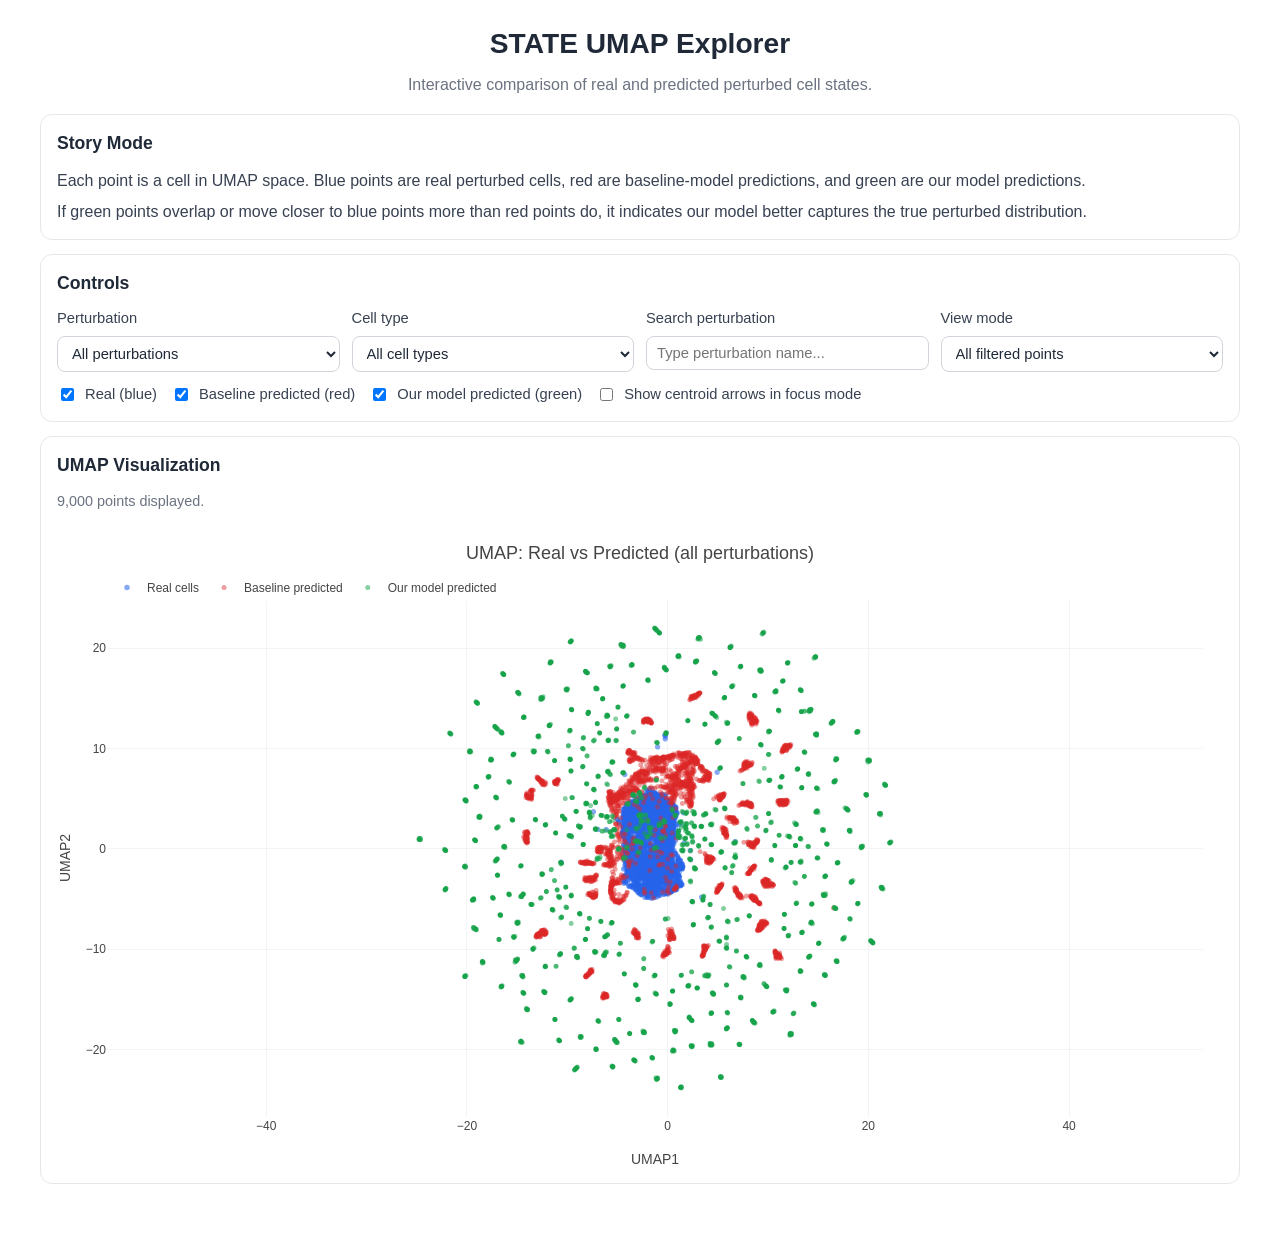
<file: index.html>
<!doctype html>
<html lang="en">
  <head>
    <meta charset="UTF-8" />
    <meta name="viewport" content="width=device-width, initial-scale=1.0" />
    <title>STATE UMAP Explorer</title>
    <link rel="stylesheet" href="./style.css" />
    <script src="https://cdn.plot.ly/plotly-2.35.2.min.js" defer></script>
    <script src="./script.js" defer></script>
  </head>
  <body>
    <main class="page">
      <header class="hero">
        <h1>STATE UMAP Explorer</h1>
        <p>Interactive comparison of real and predicted perturbed cell states.</p>
      </header>

      <section class="card story">
        <h2>Story Mode</h2>
        <p>
          Each point is a cell in UMAP space. Blue points are real perturbed cells, red are baseline-model
          predictions, and green are our model predictions.
        </p>
        <p>
          If green points overlap or move closer to blue points more than red points do, it indicates our model
          better captures the true perturbed distribution.
        </p>
      </section>

      <section class="card controls">
        <h2>Controls</h2>
        <div class="control-grid">
          <label>
            <span>Perturbation</span>
            <select id="perturbationSelect"></select>
          </label>

          <label>
            <span>Cell type</span>
            <select id="cellTypeSelect"></select>
          </label>

          <label>
            <span>Search perturbation</span>
            <input id="searchInput" type="text" placeholder="Type perturbation name..." />
          </label>

          <label>
            <span>View mode</span>
            <select id="viewModeSelect">
              <option value="all">All filtered points</option>
              <option value="focus">Focus selected perturbation</option>
            </select>
          </label>
        </div>

        <div class="toggles">
          <label><input type="checkbox" id="toggleReal" checked /> Real (blue)</label>
          <label><input type="checkbox" id="toggleBaseline" checked /> Baseline predicted (red)</label>
          <label><input type="checkbox" id="toggleOurs" checked /> Our model predicted (green)</label>
          <label><input type="checkbox" id="toggleCentroidArrows" /> Show centroid arrows in focus mode</label>
        </div>
      </section>

      <section class="card plot-section">
        <h2>UMAP Visualization</h2>
        <div id="status" class="status">Loading data...</div>
        <div id="plot"></div>
      </section>
    </main>
  </body>
</html>
</file>
<file: style.css>
:root {
  --bg: #ffffff;
  --card: #ffffff;
  --text: #1f2937;
  --muted: #6b7280;
  --border: #e5e7eb;
  --blue: #2563eb;
  --red: #dc2626;
  --green: #16a34a;
}

* {
  box-sizing: border-box;
}

body {
  margin: 0;
  background: var(--bg);
  color: var(--text);
  font-family: Inter, "Segoe UI", Roboto, Helvetica, Arial, sans-serif;
  line-height: 1.45;
}

.page {
  width: min(1200px, 95vw);
  margin: 0 auto;
  padding: 24px 0 40px;
}

.hero {
  text-align: center;
  margin-bottom: 18px;
}

.hero h1 {
  margin: 0 0 8px;
  font-size: clamp(1.6rem, 2.2vw, 2.1rem);
}

.hero p {
  margin: 0;
  color: var(--muted);
}

.card {
  background: var(--card);
  border: 1px solid var(--border);
  border-radius: 12px;
  padding: 16px;
  margin-bottom: 14px;
}

.card h2 {
  margin: 0 0 12px;
  font-size: 1.1rem;
}

.story p {
  margin: 0 0 8px;
  color: #374151;
}

.story p:last-child {
  margin-bottom: 0;
}

.control-grid {
  display: grid;
  grid-template-columns: repeat(auto-fit, minmax(220px, 1fr));
  gap: 12px;
}

label {
  display: flex;
  flex-direction: column;
  gap: 6px;
  font-size: 0.92rem;
  color: #374151;
}

select,
input[type="text"] {
  width: 100%;
  border: 1px solid #d1d5db;
  border-radius: 8px;
  padding: 8px 10px;
  font-size: 0.92rem;
  background: #fff;
  color: var(--text);
}

.toggles {
  margin-top: 12px;
  display: flex;
  flex-wrap: wrap;
  gap: 14px;
}

.toggles label {
  flex-direction: row;
  align-items: center;
  gap: 8px;
}

.status {
  color: var(--muted);
  font-size: 0.9rem;
  margin-bottom: 8px;
}

#plot {
  width: 100%;
  height: 72vh;
  min-height: 520px;
}

@media (max-width: 640px) {
  .page {
    padding-top: 16px;
  }

  #plot {
    height: 62vh;
    min-height: 420px;
  }
}
</file>
